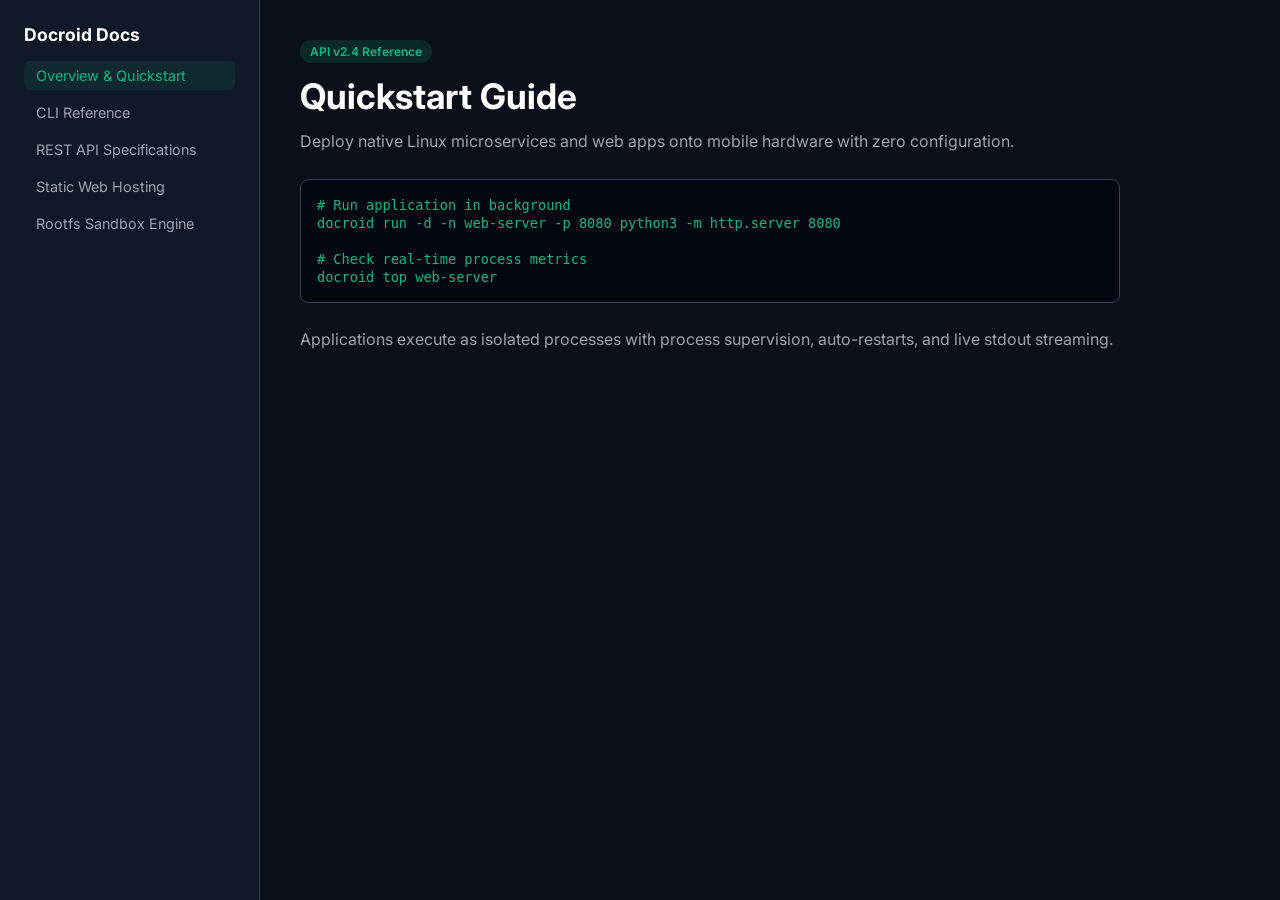
<file: scratch/sample-sites/docs/index.html>
<!DOCTYPE html>
<html lang="en">
<head>
  <meta charset="UTF-8">
  <meta name="viewport" content="width=device-width, initial-scale=1.0">
  <title>Docroid Developer Documentation</title>
  <link rel="preconnect" href="https://fonts.googleapis.com">
  <link rel="preconnect" href="https://fonts.gstatic.com" crossorigin>
  <link href="https://fonts.googleapis.com/css2?family=Inter:wght@400;500;600;700&family=JetBrains+Mono:wght@400;600&display=swap" rel="stylesheet">
  <style>
    :root {
      --bg: #0b0f19;
      --sidebar: #111827;
      --card: #1f2937;
      --border: #374151;
      --accent: #10b981;
      --text: #f3f4f6;
      --muted: #9ca3af;
    }
    * { box-sizing: border-box; margin: 0; padding: 0; }
    body {
      font-family: 'Inter', sans-serif;
      background: var(--bg);
      color: var(--text);
      display: flex;
      min-height: 100vh;
    }
    aside {
      width: 260px;
      background: var(--sidebar);
      border-right: 1px solid var(--border);
      padding: 24px;
      display: flex;
      flex-direction: column;
      gap: 16px;
    }
    aside h2 {
      font-size: 1.1rem;
      font-weight: 700;
      color: #fff;
    }
    aside ul { list-style: none; display: flex; flex-direction: column; gap: 8px; }
    aside a {
      color: var(--muted);
      text-decoration: none;
      font-size: 0.9rem;
      padding: 6px 12px;
      border-radius: 6px;
      display: block;
    }
    aside a.active, aside a:hover {
      background: rgba(16, 185, 129, 0.1);
      color: var(--accent);
    }
    main {
      flex: 1;
      padding: 40px;
      max-width: 900px;
    }
    h1 { font-size: 2.2rem; margin-bottom: 12px; color: #fff; }
    p { color: var(--muted); line-height: 1.6; margin-bottom: 24px; }
    pre {
      background: #030712;
      border: 1px solid var(--border);
      border-radius: 8px;
      padding: 16px;
      font-family: 'JetBrains Mono', monospace;
      font-size: 0.85rem;
      color: var(--accent);
      margin-bottom: 24px;
      overflow-x: auto;
    }
    .badge {
      display: inline-block;
      background: rgba(16, 185, 129, 0.15);
      color: var(--accent);
      padding: 4px 10px;
      border-radius: 999px;
      font-size: 0.75rem;
      font-weight: 600;
      margin-bottom: 12px;
    }
  </style>
</head>
<body>
  <aside>
    <h2>Docroid Docs</h2>
    <ul>
      <li><a href="#" class="active">Overview & Quickstart</a></li>
      <li><a href="#">CLI Reference</a></li>
      <li><a href="#">REST API Specifications</a></li>
      <li><a href="#">Static Web Hosting</a></li>
      <li><a href="#">Rootfs Sandbox Engine</a></li>
    </ul>
  </aside>
  <main>
    <div class="badge">API v2.4 Reference</div>
    <h1>Quickstart Guide</h1>
    <p>Deploy native Linux microservices and web apps onto mobile hardware with zero configuration.</p>
    <pre><code># Run application in background
docroid run -d -n web-server -p 8080 python3 -m http.server 8080

# Check real-time process metrics
docroid top web-server</code></pre>
    <p>Applications execute as isolated processes with process supervision, auto-restarts, and live stdout streaming.</p>
  </main>
</body>
</html>
</file>
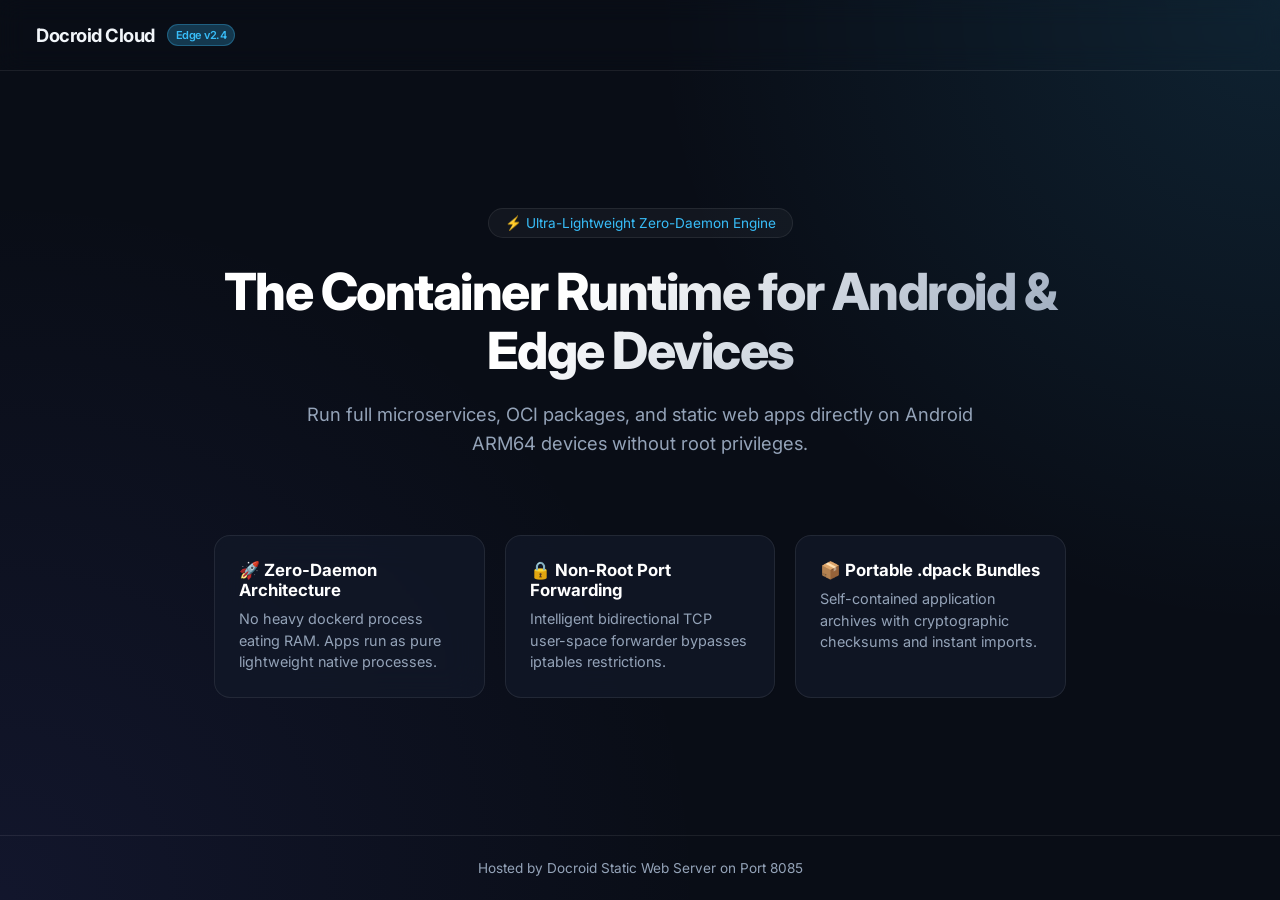
<file: scratch/sample-sites/landing/index.html>
<!DOCTYPE html>
<html lang="en">
<head>
  <meta charset="UTF-8">
  <meta name="viewport" content="width=device-width, initial-scale=1.0">
  <title>Docroid — Mobile Edge Cloud</title>
  <link rel="preconnect" href="https://fonts.googleapis.com">
  <link rel="preconnect" href="https://fonts.gstatic.com" crossorigin>
  <link href="https://fonts.googleapis.com/css2?family=Inter:wght@400;500;600;700;800&family=JetBrains+Mono:wght@400;600&display=swap" rel="stylesheet">
  <style>
    :root {
      --bg: #090d16;
      --card-bg: rgba(18, 25, 41, 0.75);
      --border: rgba(255, 255, 255, 0.08);
      --accent: #38bdf8;
      --accent-glow: rgba(56, 189, 248, 0.25);
      --text: #f1f5f9;
      --text-muted: #94a3b8;
    }
    * { box-sizing: border-box; margin: 0; padding: 0; }
    body {
      font-family: 'Inter', -apple-system, sans-serif;
      background: var(--bg);
      color: var(--text);
      min-height: 100vh;
      display: flex;
      flex-direction: column;
      background-image: radial-gradient(circle at top right, rgba(56, 189, 248, 0.12), transparent 40%),
                        radial-gradient(circle at bottom left, rgba(99, 102, 241, 0.1), transparent 45%);
    }
    header {
      padding: 24px 36px;
      display: flex;
      justify-content: space-between;
      align-items: center;
      border-bottom: 1px solid var(--border);
      backdrop-filter: blur(12px);
    }
    .logo {
      display: flex;
      align-items: center;
      gap: 12px;
      font-weight: 700;
      font-size: 1.15rem;
      letter-spacing: -0.5px;
    }
    .logo-badge {
      font-size: 11px;
      background: var(--accent-glow);
      color: var(--accent);
      padding: 3px 8px;
      border-radius: 999px;
      font-weight: 600;
      border: 1px solid rgba(56, 189, 248, 0.3);
    }
    .hero {
      flex: 1;
      display: flex;
      flex-direction: column;
      align-items: center;
      justify-content: center;
      text-align: center;
      padding: 60px 24px;
      max-width: 900px;
      margin: 0 auto;
    }
    .pill {
      display: inline-flex;
      align-items: center;
      gap: 8px;
      background: rgba(255, 255, 255, 0.04);
      border: 1px solid var(--border);
      padding: 6px 16px;
      border-radius: 999px;
      font-size: 0.85rem;
      color: var(--accent);
      margin-bottom: 24px;
    }
    h1 {
      font-size: 3.2rem;
      font-weight: 800;
      line-height: 1.15;
      letter-spacing: -1.5px;
      margin-bottom: 20px;
      background: linear-gradient(135deg, #ffffff 40%, #94a3b8 100%);
      -webkit-background-clip: text;
      -webkit-text-fill-color: transparent;
    }
    p.subtitle {
      font-size: 1.15rem;
      color: var(--text-muted);
      line-height: 1.6;
      margin-bottom: 36px;
      max-width: 680px;
    }
    .grid {
      display: grid;
      grid-template-columns: repeat(auto-fit, minmax(260px, 1fr));
      gap: 20px;
      width: 100%;
      margin-top: 40px;
    }
    .card {
      background: var(--card-bg);
      border: 1px solid var(--border);
      padding: 24px;
      border-radius: 16px;
      text-align: left;
      backdrop-filter: blur(16px);
      transition: transform 0.2s, border-color 0.2s;
    }
    .card:hover {
      transform: translateY(-4px);
      border-color: rgba(56, 189, 248, 0.3);
    }
    .card h3 {
      font-size: 1.05rem;
      margin-bottom: 8px;
      color: #fff;
    }
    .card p {
      font-size: 0.9rem;
      color: var(--text-muted);
      line-height: 1.5;
    }
    footer {
      padding: 24px;
      text-align: center;
      font-size: 0.85rem;
      color: var(--text-muted);
      border-top: 1px solid var(--border);
    }
  </style>
</head>
<body>
  <header>
    <div class="logo">
      <span>Docroid Cloud</span>
      <span class="logo-badge">Edge v2.4</span>
    </div>
  </header>
  <main class="hero">
    <div class="pill">⚡ Ultra-Lightweight Zero-Daemon Engine</div>
    <h1>The Container Runtime for Android & Edge Devices</h1>
    <p class="subtitle">Run full microservices, OCI packages, and static web apps directly on Android ARM64 devices without root privileges.</p>
    <div class="grid">
      <div class="card">
        <h3>🚀 Zero-Daemon Architecture</h3>
        <p>No heavy dockerd process eating RAM. Apps run as pure lightweight native processes.</p>
      </div>
      <div class="card">
        <h3>🔒 Non-Root Port Forwarding</h3>
        <p>Intelligent bidirectional TCP user-space forwarder bypasses iptables restrictions.</p>
      </div>
      <div class="card">
        <h3>📦 Portable .dpack Bundles</h3>
        <p>Self-contained application archives with cryptographic checksums and instant imports.</p>
      </div>
    </div>
  </main>
  <footer>Hosted by Docroid Static Web Server on Port 8085</footer>
</body>
</html>
</file>
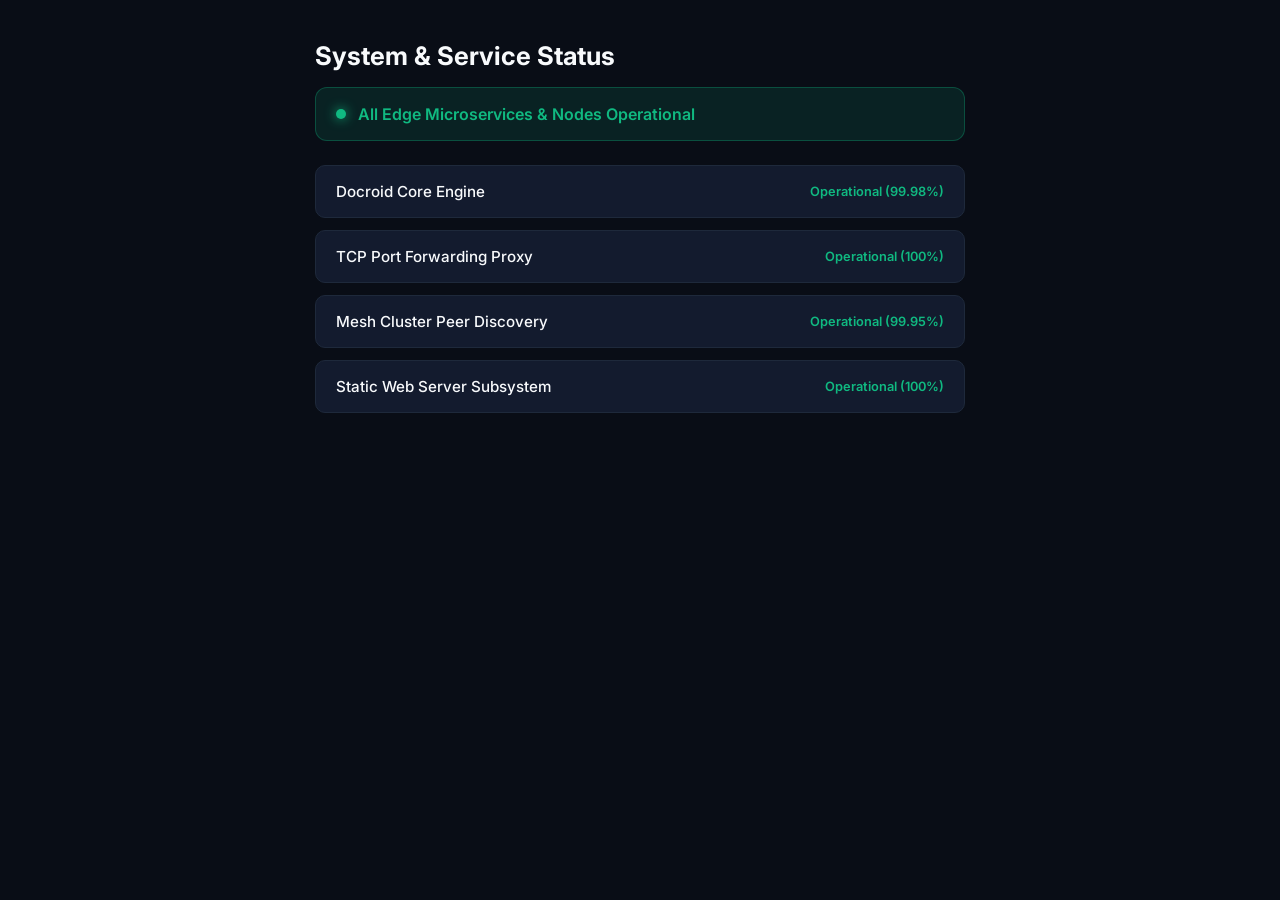
<file: scratch/sample-sites/status/index.html>
<!DOCTYPE html>
<html lang="en">
<head>
  <meta charset="UTF-8">
  <meta name="viewport" content="width=device-width, initial-scale=1.0">
  <title>Edge Cluster Status</title>
  <link rel="preconnect" href="https://fonts.googleapis.com">
  <link rel="preconnect" href="https://fonts.gstatic.com" crossorigin>
  <link href="https://fonts.googleapis.com/css2?family=Inter:wght@400;500;600;700&display=swap" rel="stylesheet">
  <style>
    :root {
      --bg: #090d16;
      --card: #131b2e;
      --border: #1e293b;
      --ok: #10b981;
      --text: #f8fafc;
      --muted: #94a3b8;
    }
    * { box-sizing: border-box; margin: 0; padding: 0; }
    body {
      font-family: 'Inter', sans-serif;
      background: var(--bg);
      color: var(--text);
      display: flex;
      justify-content: center;
      padding: 40px 20px;
    }
    .container { width: 100%; max-width: 650px; }
    .banner {
      background: rgba(16, 185, 129, 0.12);
      border: 1px solid rgba(16, 185, 129, 0.3);
      padding: 16px 20px;
      border-radius: 12px;
      display: flex;
      align-items: center;
      gap: 12px;
      font-weight: 600;
      color: var(--ok);
      margin-bottom: 24px;
    }
    .pulse {
      width: 10px;
      height: 10px;
      border-radius: 50%;
      background: var(--ok);
      box-shadow: 0 0 12px var(--ok);
    }
    .item {
      background: var(--card);
      border: 1px solid var(--border);
      padding: 16px 20px;
      border-radius: 10px;
      display: flex;
      justify-content: space-between;
      align-items: center;
      margin-bottom: 12px;
    }
    .item-title { font-size: 0.95rem; font-weight: 500; }
    .item-status { font-size: 0.8rem; font-weight: 600; color: var(--ok); }
  </style>
</head>
<body>
  <div class="container">
    <h1 style="margin-bottom: 16px; font-size: 1.6rem;">System & Service Status</h1>
    <div class="banner">
      <div class="pulse"></div>
      <span>All Edge Microservices & Nodes Operational</span>
    </div>
    <div class="item">
      <span class="item-title">Docroid Core Engine</span>
      <span class="item-status">Operational (99.98%)</span>
    </div>
    <div class="item">
      <span class="item-title">TCP Port Forwarding Proxy</span>
      <span class="item-status">Operational (100%)</span>
    </div>
    <div class="item">
      <span class="item-title">Mesh Cluster Peer Discovery</span>
      <span class="item-status">Operational (99.95%)</span>
    </div>
    <div class="item">
      <span class="item-title">Static Web Server Subsystem</span>
      <span class="item-status">Operational (100%)</span>
    </div>
  </div>
</body>
</html>
</file>
